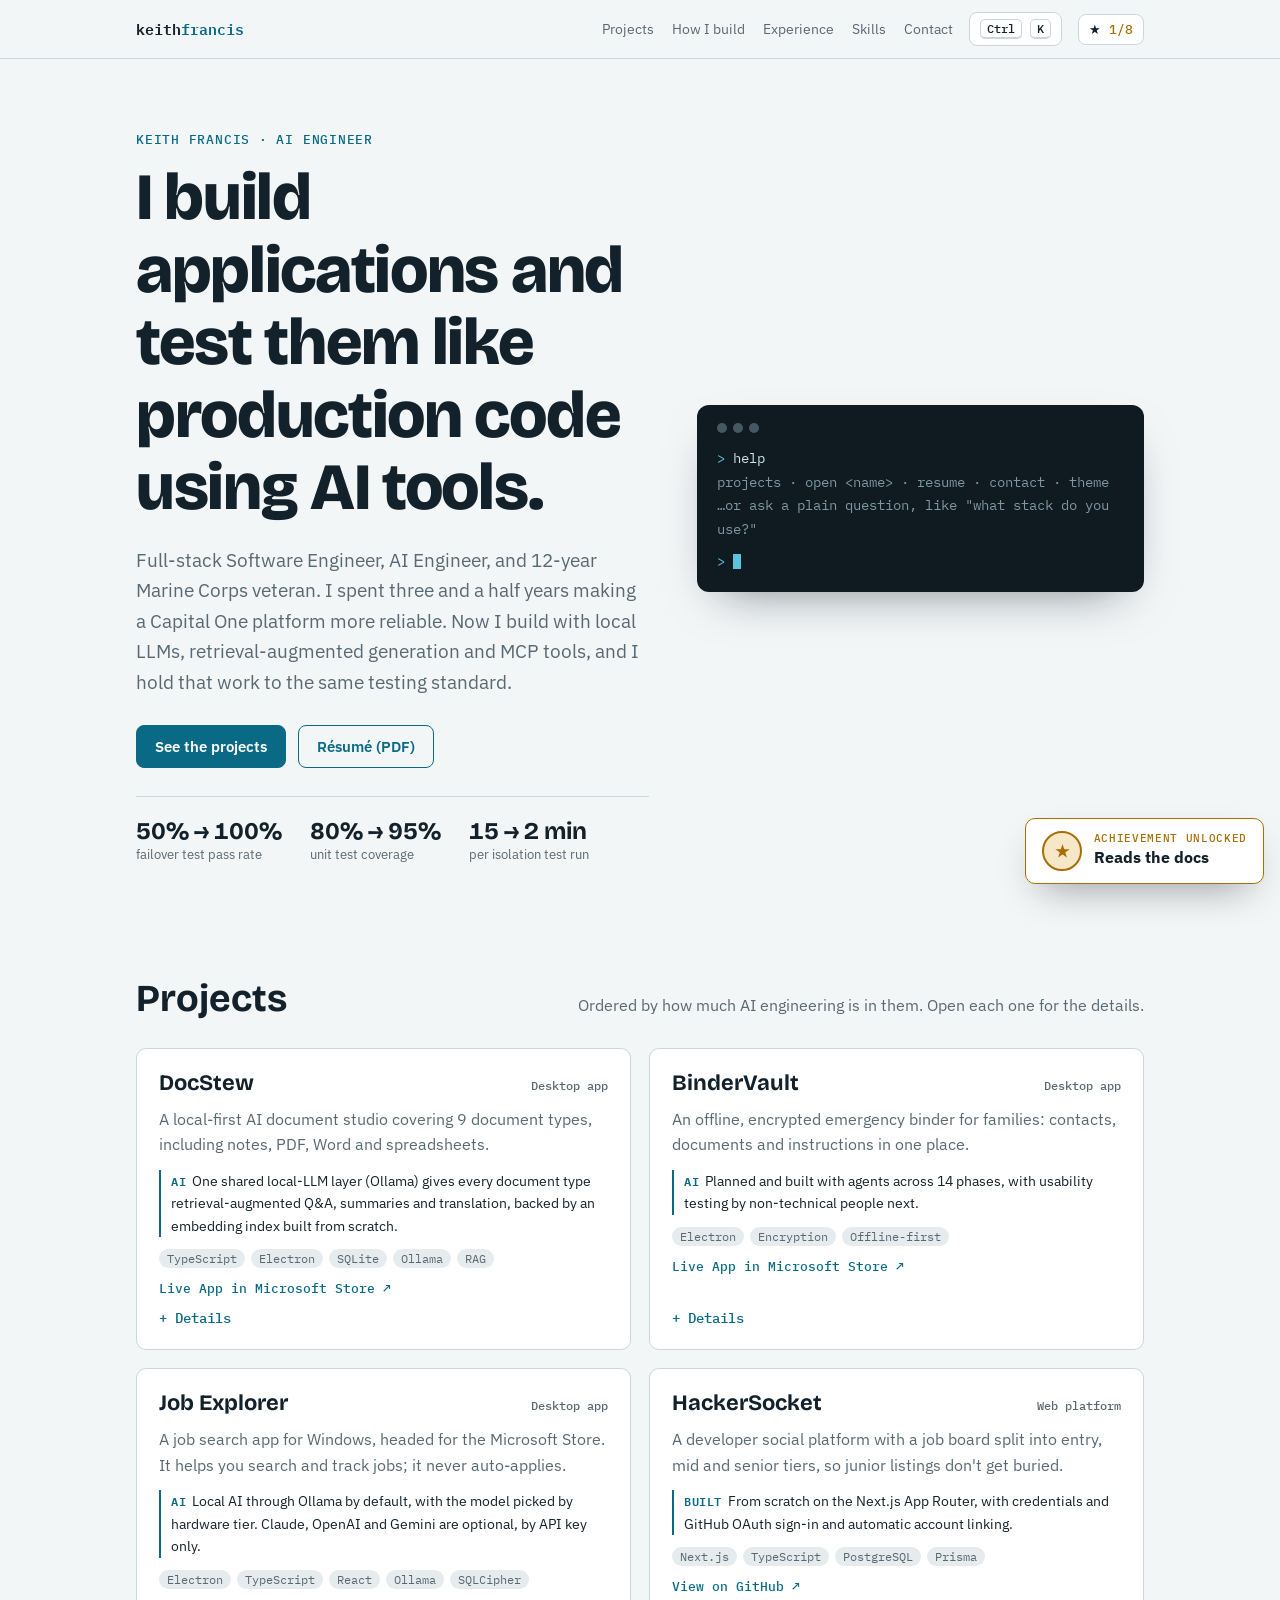
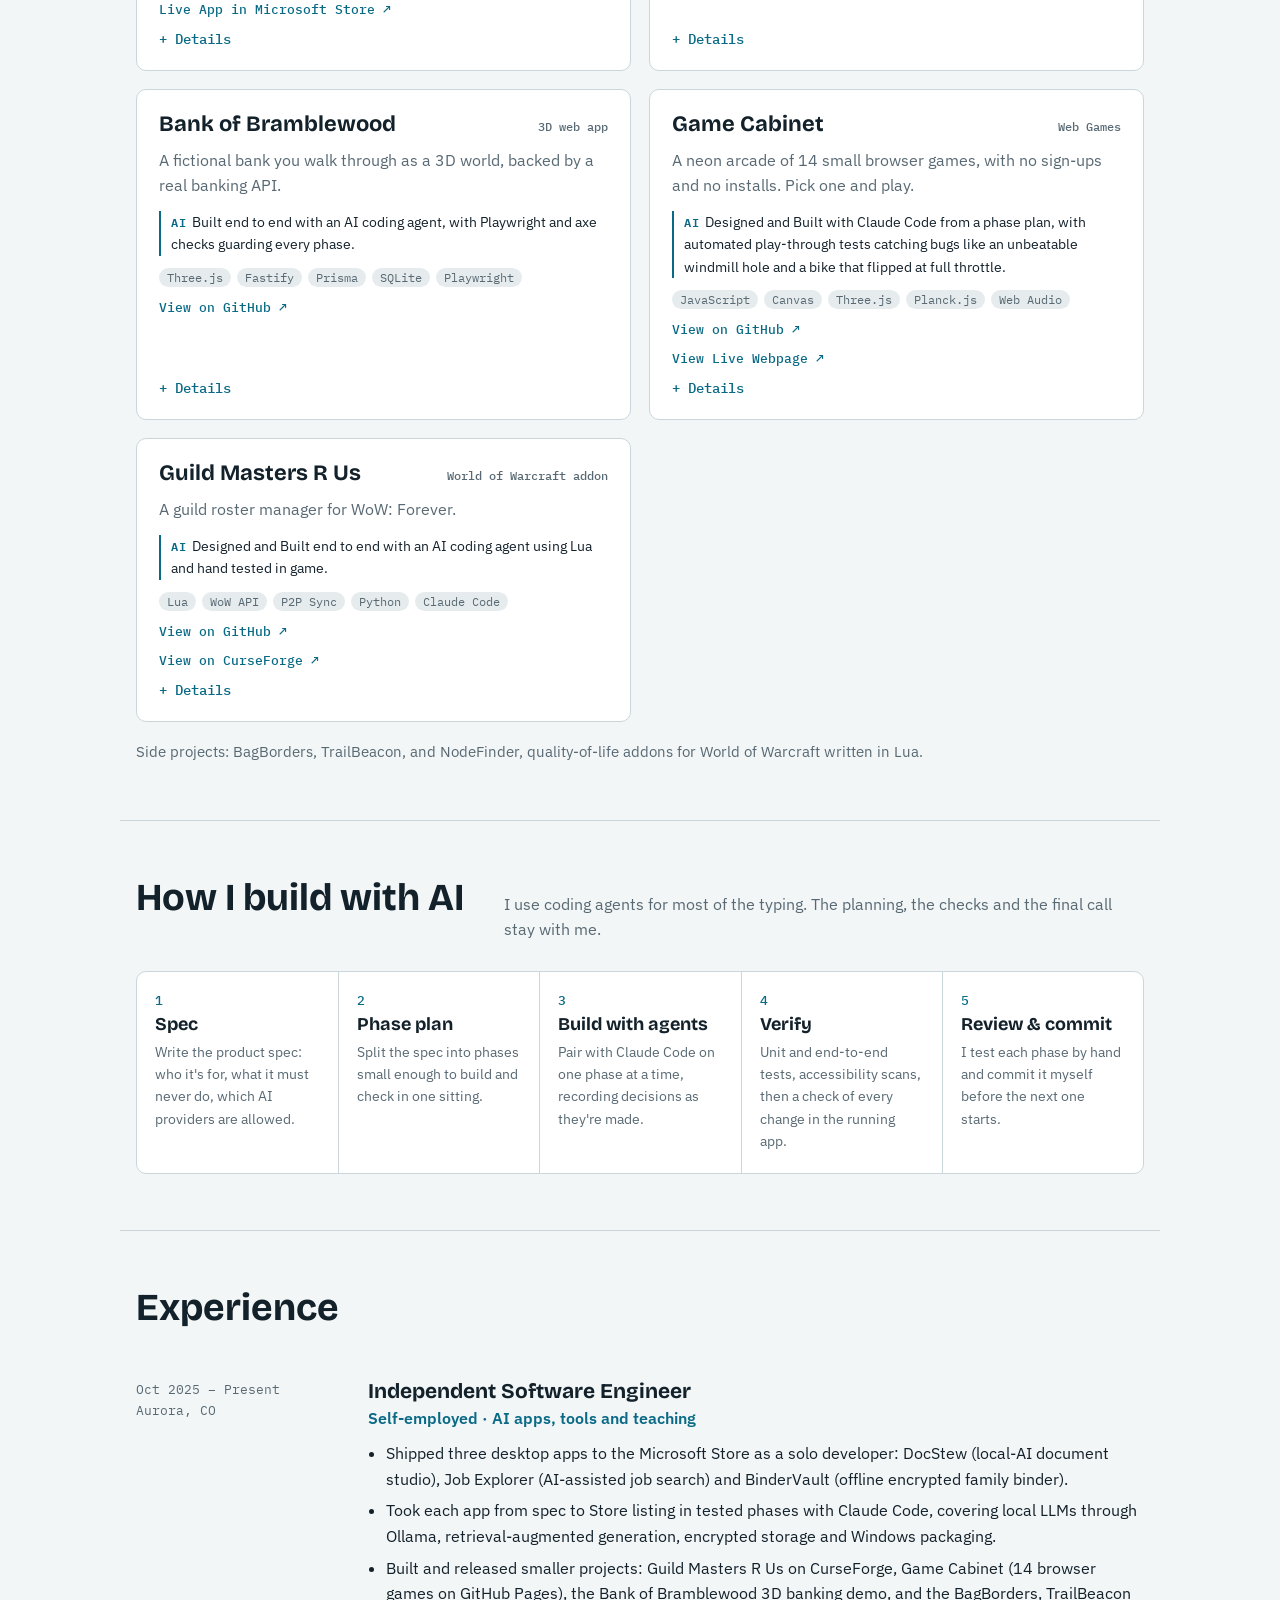
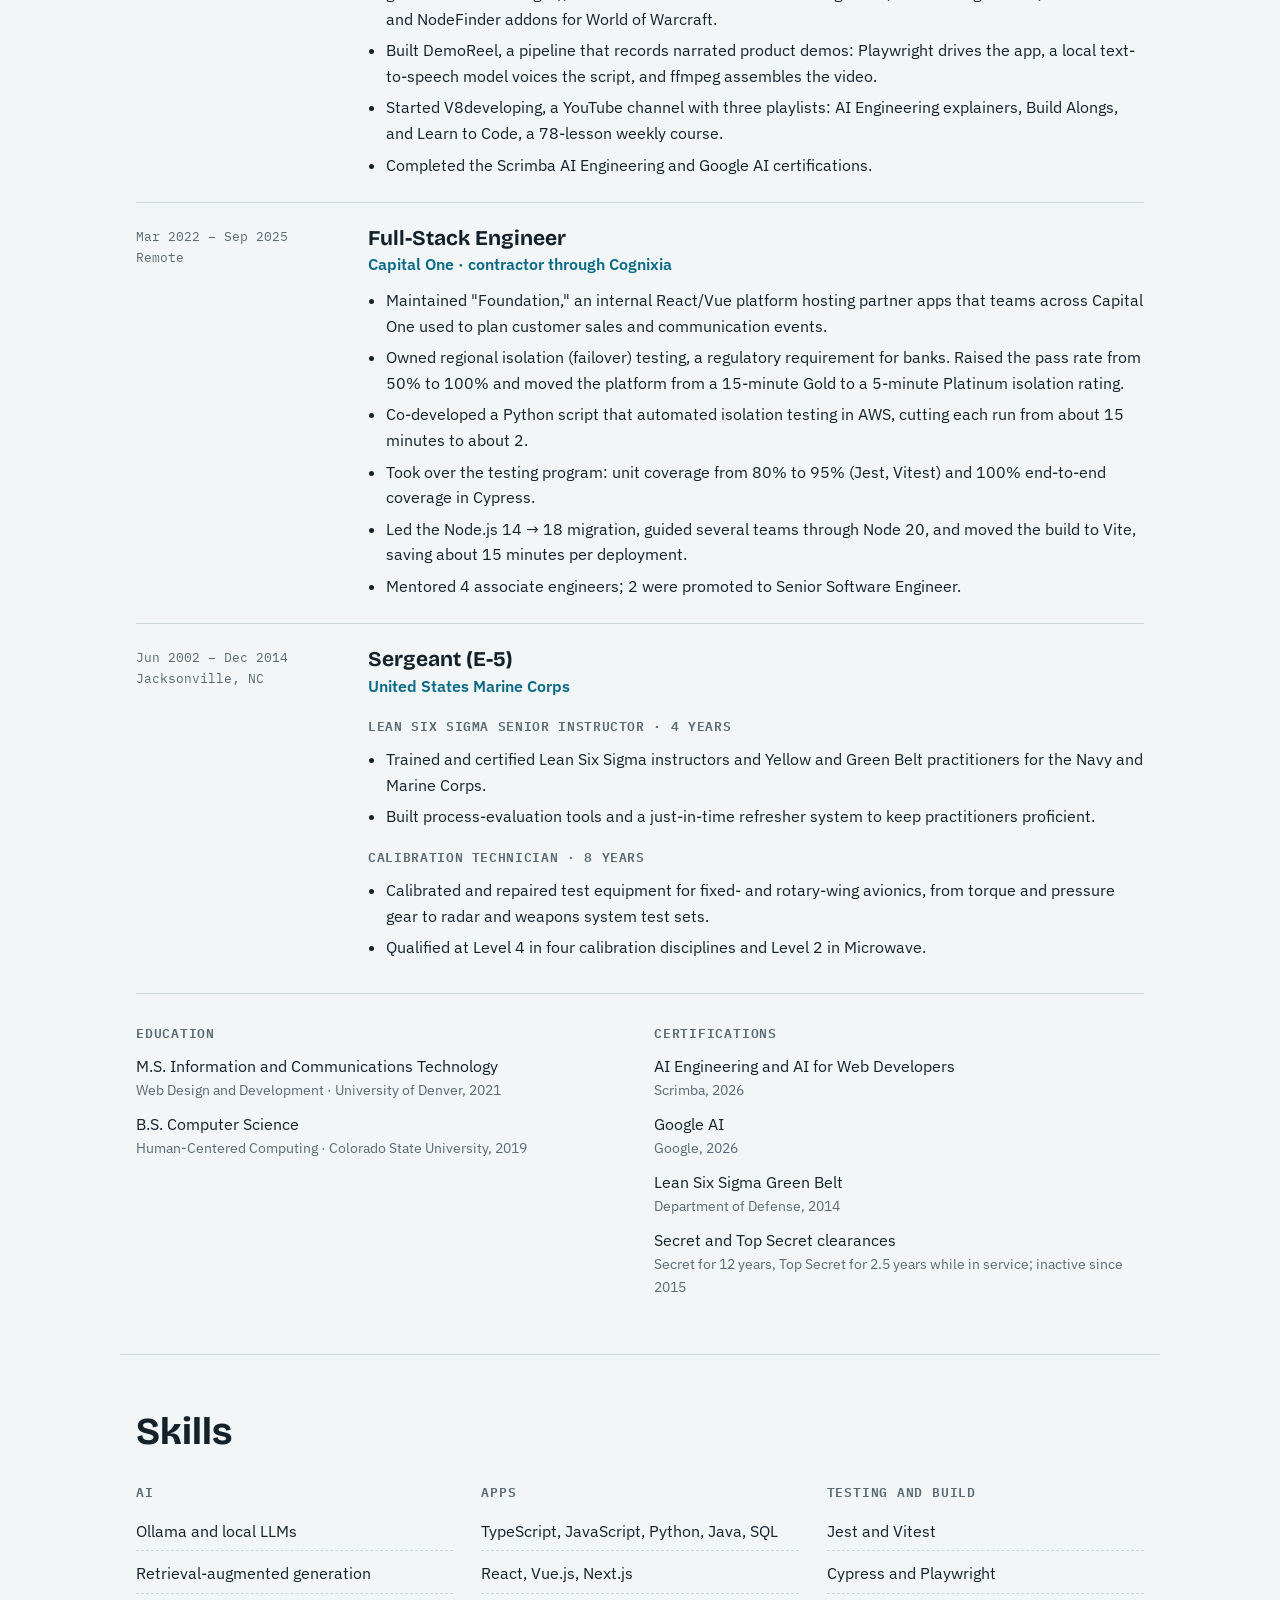
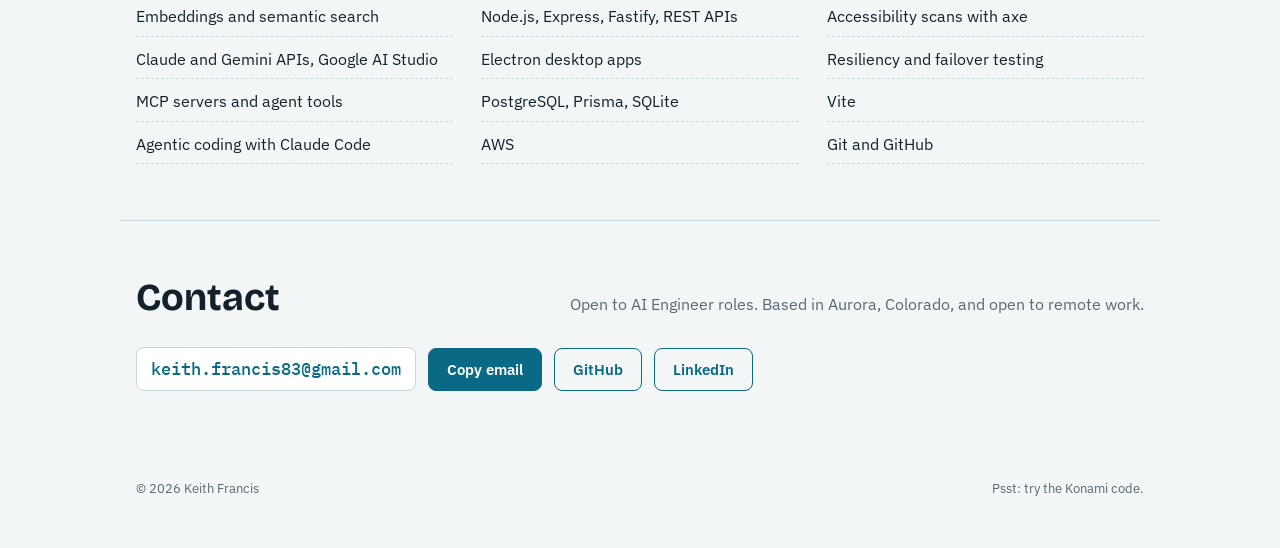
<file: index.html>
<!doctype html>
<html lang="en">
<head>
  <meta charset="utf-8">
  <meta name="viewport" content="width=device-width, initial-scale=1, viewport-fit=cover">
  <title>Keith Francis · AI Engineer</title>
  <meta name="description" content="Keith Francis is an AI Engineer and Marine Corps veteran who builds apps with local LLMs, retrieval-augmented generation and MCP tools, and tests them like production code.">
  <link rel="canonical" href="https://v8integra.github.io/PersonalSite/">
  <meta property="og:type" content="profile">
  <meta property="og:title" content="Keith Francis · AI Engineer">
  <meta property="og:description" content="AI apps built with local LLMs, RAG and MCP tools, tested like production code.">
  <meta property="og:url" content="https://v8integra.github.io/PersonalSite/">
  <meta name="twitter:card" content="summary">
  <meta name="theme-color" content="#F3F6F7" media="(prefers-color-scheme: light)">
  <meta name="theme-color" content="#0D151B" media="(prefers-color-scheme: dark)">
  <link rel="icon" href="assets/favicon.svg" type="image/svg+xml">
  <link rel="preconnect" href="https://fonts.googleapis.com">
  <link rel="preconnect" href="https://fonts.gstatic.com" crossorigin>
  <link rel="stylesheet" href="https://fonts.googleapis.com/css2?family=Bricolage+Grotesque:opsz,wght@12..96,500;12..96,700;12..96,800&family=IBM+Plex+Sans:wght@400;500;600&family=IBM+Plex+Mono:wght@400;500&display=swap">
  <link rel="stylesheet" href="assets/css/site.css">
  <script>
    // Apply a saved theme before first paint so the page doesn't flash.
    try { const t = JSON.parse(localStorage.getItem("theme")); if (t) document.documentElement.dataset.theme = t; } catch {}
  </script>
  <script type="application/ld+json">
  {
    "@context": "https://schema.org",
    "@type": "Person",
    "name": "Keith Francis",
    "jobTitle": "AI Engineer",
    "url": "https://v8integra.github.io/PersonalSite/",
    "email": "mailto:keith.francis83@gmail.com",
    "address": { "@type": "PostalAddress", "addressLocality": "Aurora", "addressRegion": "CO", "addressCountry": "US" },
    "alumniOf": [
      { "@type": "CollegeOrUniversity", "name": "University of Denver" },
      { "@type": "CollegeOrUniversity", "name": "Colorado State University" }
    ],
    "sameAs": [
      "https://github.com/v8integra",
      "https://www.linkedin.com/in/keith-francis-034991a4/"
    ]
  }
  </script>
  <script src="assets/js/site.js" defer></script>
</head>
<body>
<a class="skip" href="#main">Skip to content</a>

<header class="top">
  <div class="wrap">
    <a class="logo" href="#main">keith<span>francis</span></a>
    <nav class="links" aria-label="Sections">
      <a href="#projects">Projects</a>
      <a href="#process">How I build</a>
      <a href="#experience">Experience</a>
      <a href="#skills">Skills</a>
      <a href="#contact">Contact</a>
    </nav>
    <button class="tool-btn palette-btn" id="openPalette" type="button" aria-label="Open command palette"><kbd>Ctrl</kbd><kbd>K</kbd></button>
    <button class="tool-btn trophy-btn" id="openTrophies" type="button" aria-label="Open achievements"><span aria-hidden="true">★</span> <span class="count" id="trophyCount">0/8</span></button>
  </div>
</header>

<main id="main">
  <section class="hero">
    <div class="wrap">
      <div>
        <p class="eyebrow">Keith Francis · AI Engineer</p>
        <h1>I build applications and test them like production code using AI tools.</h1>
        <p class="lede">Full-stack Software Engineer, AI Engineer, and 12-year Marine Corps veteran. I spent three and a half years making a Capital One platform more reliable. Now I build with local LLMs, retrieval-augmented generation and MCP tools, and I hold that work to the same testing standard.</p>
        <div class="cta">
          <a class="btn primary" href="#projects">See the projects</a>
          <a class="btn ghost" href="Keith_Francis_Resume.pdf" target="_blank" rel="noopener">Résumé (PDF)</a>
        </div>
        <div class="proof">
          <div><b>50% → 100%</b><span>failover test pass rate</span></div>
          <div><b>80% → 95%</b><span>unit test coverage</span></div>
          <div><b>15 → 2 min</b><span>per isolation test run</span></div>
        </div>
      </div>
      <button class="teaser" type="button" id="teaser" aria-label="Open the command palette">
        <span class="dots" aria-hidden="true"><i></i><i></i><i></i></span>
        <span><span class="p">&gt;</span> help</span>
        <span class="dim">projects · open &lt;name&gt; · resume · contact · theme</span>
        <span class="dim">…or ask a plain question, like "what stack do you use?"</span>
        <span class="last"><span class="p">&gt;</span> <span class="caret"></span></span>
      </button>
    </div>
  </section>

  <section class="block" id="projects">
    <div class="wrap">
      <div class="sec-head">
        <h2>Projects</h2>
        <p>Ordered by how much AI engineering is in them. Open each one for the details.</p>
      </div>
      <div class="projects">

        <article class="proj" data-id="docstew">
          <div class="proj-top"><h3>DocStew</h3><span class="kind">Desktop app</span></div>
          <p class="sum">A local-first AI document studio covering 9 document types, including notes, PDF, Word and spreadsheets.</p>
          <p class="ai-line"><b>AI</b>One shared local-LLM layer (Ollama) gives every document type retrieval-augmented Q&amp;A, summaries and translation, backed by an embedding index built from scratch.</p>
          <ul class="tags"><li>TypeScript</li><li>Electron</li><li>SQLite</li><li>Ollama</li><li>RAG</li></ul>
          <a class="repo" href="https://apps.microsoft.com/detail/9n6574z93n45?hl=en-US&gl=US" target="_blank" rel="noopener">Live App in Microsoft Store ↗</a>
          <details><summary>Details</summary><ul>
            <li>Modular, plugin-based editor architecture with 284 passing automated tests.</li>
            <li>Full-text search alongside the embedding index.</li>
            <li>Built with Claude Code and checked against the running app, which caught CSP violations, native-module ABI mismatches and async race conditions before the Windows installer shipped.</li>
          </ul></details>
        </article>

        <article class="proj" data-id="bindervault">
          <div class="proj-top"><h3>BinderVault</h3><span class="kind">Desktop app</span></div>
          <p class="sum">An offline, encrypted emergency binder for families: contacts, documents and instructions in one place.</p>
          <p class="ai-line"><b>AI</b>Planned and built with agents across 14 phases, with usability testing by non-technical people next.</p>
          <ul class="tags"><li>Electron</li><li>Encryption</li><li>Offline-first</li></ul>
          <a class="repo" href="https://apps.microsoft.com/detail/9nsgc5xxmwz8?hl=en-US&gl=US" target="_blank" rel="noopener">Live App in Microsoft Store ↗</a>
          <details><summary>Details</summary><ul>
            <li>Works with no internet connection at all.</li>
            <li>Designed for people who aren't comfortable with technology.</li>
            <li>Headed for the Microsoft Store.</li>
          </ul></details>
        </article>
        
        <article class="proj" data-id="jobexplorer">
          <div class="proj-top"><h3>Job Explorer</h3><span class="kind">Desktop app</span></div>
          <p class="sum">A job search app for Windows, headed for the Microsoft Store. It helps you search and track jobs; it never auto-applies.</p>
          <p class="ai-line"><b>AI</b>Local AI through Ollama by default, with the model picked by hardware tier. Claude, OpenAI and Gemini are optional, by API key only.</p>
          <ul class="tags"><li>Electron</li><li>TypeScript</li><li>React</li><li>Ollama</li><li>SQLCipher</li></ul>
          <a class="repo" href="https://apps.microsoft.com/detail/9njqwdz1jbj3?hl=en-US&gl=US" target="_blank" rel="noopener">Live App in Microsoft Store ↗</a>
          <details><summary>Details</summary><ul>
            <li>Profile, data blocks and a résumé library stored in an encrypted local database.</li>
            <li>Keys protected with Windows DPAPI, with no master password to forget.</li>
            <li>Built and verified in phases with unit tests and end-to-end runs of the packaged app.</li>
          </ul></details>
        </article>

        <article class="proj" data-id="hackersocket">
          <div class="proj-top"><h3>HackerSocket</h3><span class="kind">Web platform</span></div>
          <p class="sum">A developer social platform with a job board split into entry, mid and senior tiers, so junior listings don't get buried.</p>
          <p class="ai-line"><b>Built</b>From scratch on the Next.js App Router, with credentials and GitHub OAuth sign-in and automatic account linking.</p>
          <ul class="tags"><li>Next.js</li><li>TypeScript</li><li>PostgreSQL</li><li>Prisma</li></ul>
          <a class="repo" href="https://github.com/v8integra/hackersocket" target="_blank" rel="noopener">View on GitHub ↗</a>
          <details><summary>Details</summary><ul>
            <li>Post feed with likes, private bookmarks, following and direct messages with per-user "delete for me."</li>
            <li>Self-service account deletion and verified-email linking to meet CCPA-style privacy requirements.</li>
          </ul></details>
        </article>

        <article class="proj" data-id="bramblewood">
          <div class="proj-top"><h3>Bank of Bramblewood</h3><span class="kind">3D web app</span></div>
          <p class="sum">A fictional bank you walk through as a 3D world, backed by a real banking API.</p>
          <p class="ai-line"><b>AI</b>Built end to end with an AI coding agent, with Playwright and axe checks guarding every phase.</p>
          <ul class="tags"><li>Three.js</li><li>Fastify</li><li>Prisma</li><li>SQLite</li><li>Playwright</li></ul>
          <a class="repo" href="https://github.com/v8integra/DDDBanker" target="_blank" rel="noopener">View on GitHub ↗</a>
          <details><summary>Details</summary><ul>
            <li>Accounts, sessions, CSRF protection and optional two-factor sign-in.</li>
            <li>Accessibility checklist with automated axe scans on every end-to-end spec.</li>
            <li>Production runs as a single Node process serving the API and the built site.</li>
          </ul></details>
        </article>

        <article class="proj" data-id="gamecabinet">
          <div class="proj-top"><h3>Game Cabinet</h3><span class="kind">Web Games</span></div>
          <p class="sum">A neon arcade of 14 small browser games, with no sign-ups and no installs. Pick one and play.</p>
          <p class="ai-line"><b>AI</b>Designed and Built with Claude Code from a phase plan, with automated play-through tests catching bugs like an unbeatable windmill hole and a bike that flipped at full throttle.</p>
          <ul class="tags"><li>JavaScript</li><li>Canvas</li><li>Three.js</li><li>Planck.js</li><li>Web Audio</li></ul>
          <a class="repo" href="https://github.com/v8integra/GameCabinet" target="_blank" rel="noopener">View on GitHub ↗</a>
          <a class="repo" href="https://v8integra.github.io/GameCabinet/index.html" target="_blank" rel="noopener">View Live Webpage ↗</a>
          <details><summary>Details</summary><ul>
            <li>14 browser games in one arcade, from a brick breaker and a tower defense to a 3D maze and a physics-based dirt bike racer.</li>
            <li>Every game shares one engine shell: a fixed-timestep game loop, unified keyboard/mouse/touch input, and synthesized sound with no audio files.</li>
            <li>Built in four phases with Claude Code; each game was smoke-tested by scripted bots in the browser, then play-tested by hand.</li>
          </ul></details>
        </article>

        <article class="proj" data-id="guildmastersrus">
          <div class="proj-top"><h3>Guild Masters R Us</h3><span class="kind">World of Warcraft addon</span></div>
          <p class="sum">A guild roster manager for WoW: Forever.</p>
          <p class="ai-line"><b>AI</b>Designed and Built end to end with an AI coding agent using Lua and hand tested in game.</p>
          <ul class="tags"><li>Lua</li><li>WoW API</li><li>P2P Sync</li><li>Python</li><li>Claude Code</li></ul>
          <a class="repo" href="https://github.com/v8integra/GuildMastersRUs" target="_blank" rel="noopener">View on GitHub ↗</a>
          <a class="repo" href="https://www.curseforge.com/wow/addons/guild-masters-r-us" target="_blank" rel="noopener">View on CurseForge ↗</a>
          <details><summary>Details</summary><ul>
            <li>Each copy shares join dates, alt links and the ban list with guildmates' copies over hidden addon messages; there's no server, the newest edit wins, and guild rank decides who can send changes.</li>
            <li>Logs every roster change (joins, kicks, promotions, renames) and fills gaps from the game's guild event log, so changes made while you were offline still show up.</li>
            <li>Built with Claude Code against a Python test suite that runs the Lua offline, then beta-tested in game by the guild's leader.</li>
          </ul></details>
        </article>
        

      </div>
      <p class="side">Side projects: BagBorders, TrailBeacon, and NodeFinder, quality-of-life addons for World of Warcraft written in Lua.</p>
    </div>
  </section>

  <section class="block" id="process">
    <div class="wrap">
      <div class="sec-head">
        <h2>How I build with AI</h2>
        <p>I use coding agents for most of the typing. The planning, the checks and the final call stay with me.</p>
      </div>
      <ol class="steps">
        <li><span class="n">1</span><h3>Spec</h3><p>Write the product spec: who it's for, what it must never do, which AI providers are allowed.</p></li>
        <li><span class="n">2</span><h3>Phase plan</h3><p>Split the spec into phases small enough to build and check in one sitting.</p></li>
        <li><span class="n">3</span><h3>Build with agents</h3><p>Pair with Claude Code on one phase at a time, recording decisions as they're made.</p></li>
        <li><span class="n">4</span><h3>Verify</h3><p>Unit and end-to-end tests, accessibility scans, then a check of every change in the running app.</p></li>
        <li><span class="n">5</span><h3>Review &amp; commit</h3><p>I test each phase by hand and commit it myself before the next one starts.</p></li>
      </ol>
    </div>
  </section>

  <section class="block" id="experience">
    <div class="wrap">
      <div class="sec-head"><h2>Experience</h2></div>
      <div class="timeline">
        <article class="job">
          <p class="when">Oct 2025 – Present<br>Aurora, CO</p>
          <div>
            <h3>Independent Software Engineer</h3>
            <p class="org">Self-employed · AI apps, tools and teaching</p>
            <ul>
              <li>Shipped three desktop apps to the Microsoft Store as a solo developer: DocStew (local-AI document studio), Job Explorer (AI-assisted job search) and BinderVault (offline encrypted family binder).</li>
              <li>Took each app from spec to Store listing in tested phases with Claude Code, covering local LLMs through Ollama, retrieval-augmented generation, encrypted storage and Windows packaging.</li>
              <li>Built and released smaller projects: Guild Masters R Us on CurseForge, Game Cabinet (14 browser games on GitHub Pages), the Bank of Bramblewood 3D banking demo, and the BagBorders, TrailBeacon and NodeFinder addons for World of Warcraft.</li>
              <li>Built DemoReel, a pipeline that records narrated product demos: Playwright drives the app, a local text-to-speech model voices the script, and ffmpeg assembles the video.</li>
              <li>Started V8developing, a YouTube channel with three playlists: AI Engineering explainers, Build Alongs, and Learn to Code, a 78-lesson weekly course.</li>
              <li>Completed the Scrimba AI Engineering and Google AI certifications.</li>
            </ul>
          </div>
        </article>
        <article class="job">
          <p class="when">Mar 2022 – Sep 2025<br>Remote</p>
          <div>
            <h3>Full-Stack Engineer</h3>
            <p class="org">Capital One · contractor through Cognixia</p>
            <ul>
              <li>Maintained "Foundation," an internal React/Vue platform hosting partner apps that teams across Capital One used to plan customer sales and communication events.</li>
              <li>Owned regional isolation (failover) testing, a regulatory requirement for banks. Raised the pass rate from 50% to 100% and moved the platform from a 15-minute Gold to a 5-minute Platinum isolation rating.</li>
              <li>Co-developed a Python script that automated isolation testing in AWS, cutting each run from about 15 minutes to about 2.</li>
              <li>Took over the testing program: unit coverage from 80% to 95% (Jest, Vitest) and 100% end-to-end coverage in Cypress.</li>
              <li>Led the Node.js 14 → 18 migration, guided several teams through Node 20, and moved the build to Vite, saving about 15 minutes per deployment.</li>
              <li>Mentored 4 associate engineers; 2 were promoted to Senior Software Engineer.</li>
            </ul>
          </div>
        </article>
        <article class="job">
          <p class="when">Jun 2002 – Dec 2014<br>Jacksonville, NC</p>
          <div>
            <h3>Sergeant (E-5)</h3>
            <p class="org">United States Marine Corps</p>
            <h4>Lean Six Sigma Senior Instructor · 4 years</h4>
            <ul>
              <li>Trained and certified Lean Six Sigma instructors and Yellow and Green Belt practitioners for the Navy and Marine Corps.</li>
              <li>Built process-evaluation tools and a just-in-time refresher system to keep practitioners proficient.</li>
            </ul>
            <h4>Calibration Technician · 8 years</h4>
            <ul>
              <li>Calibrated and repaired test equipment for fixed- and rotary-wing avionics, from torque and pressure gear to radar and weapons system test sets.</li>
              <li>Qualified at Level 4 in four calibration disciplines and Level 2 in Microwave.</li>
            </ul>
          </div>
        </article>
      </div>
      <div class="creds">
        <div><h3>Education</h3><ul>
          <li>M.S. Information and Communications Technology<small>Web Design and Development · University of Denver, 2021</small></li>
          <li>B.S. Computer Science<small>Human-Centered Computing · Colorado State University, 2019</small></li>
        </ul></div>
        <div><h3>Certifications</h3><ul>
          <li>AI Engineering and AI for Web Developers<small>Scrimba, 2026</small></li>
          <li>Google AI<small>Google, 2026</small></li>
          <li>Lean Six Sigma Green Belt<small>Department of Defense, 2014</small></li>
          <li>Secret and Top Secret clearances<small>Secret for 12 years, Top Secret for 2.5 years while in service; inactive since 2015</small></li>
        </ul></div>
      </div>
    </div>
  </section>

  <section class="block" id="skills">
    <div class="wrap">
      <div class="sec-head"><h2>Skills</h2></div>
      <div class="skills">
        <div><h3>AI</h3><ul><li>Ollama and local LLMs</li><li>Retrieval-augmented generation</li><li>Embeddings and semantic search</li><li>Claude and Gemini APIs, Google AI Studio</li><li>MCP servers and agent tools</li><li>Agentic coding with Claude Code</li></ul></div>
        <div><h3>Apps</h3><ul><li>TypeScript, JavaScript, Python, Java, SQL</li><li>React, Vue.js, Next.js</li><li>Node.js, Express, Fastify, REST APIs</li><li>Electron desktop apps</li><li>PostgreSQL, Prisma, SQLite</li><li>AWS</li></ul></div>
        <div><h3>Testing and build</h3><ul><li>Jest and Vitest</li><li>Cypress and Playwright</li><li>Accessibility scans with axe</li><li>Resiliency and failover testing</li><li>Vite</li><li>Git and GitHub</li></ul></div>
      </div>
    </div>
  </section>

  <section class="block" id="contact">
    <div class="wrap">
      <div class="sec-head">
        <h2>Contact</h2>
        <p>Open to AI Engineer roles. Based in Aurora, Colorado, and open to remote work.</p>
      </div>
      <div class="contact-row">
        <a class="email" id="email" href="mailto:keith.francis83@gmail.com">keith.francis83@gmail.com</a>
        <button class="btn primary" type="button" id="copyEmail">Copy email</button>
        <a class="btn ghost" href="https://github.com/v8integra" target="_blank" rel="noopener">GitHub</a>
        <a class="btn ghost" href="https://www.linkedin.com/in/keith-francis-034991a4/" target="_blank" rel="noopener">LinkedIn</a>
      </div>
    </div>
  </section>
</main>

<footer><div class="wrap"><span>© 2026 Keith Francis</span><span>Psst: try the Konami code.</span></div></footer>

<div class="overlay" id="paletteOverlay" hidden>
  <div class="palette" role="dialog" aria-modal="true" aria-label="Command palette">
    <div class="bar"><span class="p" aria-hidden="true">&gt;</span><input id="pInput" type="text" autocomplete="off" spellcheck="false" placeholder="Type a command or ask a question" aria-label="Command or question"><span class="esc">esc</span></div>
    <div class="out" id="pOut" aria-live="polite"></div>
    <ul class="cmds" id="pList" role="listbox" aria-label="Commands"></ul>
    <div class="foot">↑↓ choose · Enter run · Answers are pre-written, not generated</div>
  </div>
</div>

<div class="overlay" id="trophyOverlay" hidden>
  <div class="trophies" role="dialog" aria-modal="true" aria-labelledby="tTitle">
    <div class="head"><h2 id="tTitle">Achievements</h2><button class="close-x" type="button" id="closeTrophies">close</button></div>
    <p class="t-summary" id="tSummary"></p>
    <div class="meter"><i id="tMeter"></i></div>
    <ul class="tlist" id="tList"></ul>
  </div>
</div>

<div class="toast hide" id="toast" role="status" aria-live="polite"><span class="badge" aria-hidden="true">★</span><div><small>Achievement unlocked</small><b id="toastName"></b></div></div>
</body>
</html>
</file>
<file: assets/css/site.css>
/* Layout: one reading column with a sticky header; the command palette and trophy case float above it. */
:root {
  --bg: #F3F6F7;
  --surface: #FFFFFF;
  --sunken: #E6ECEE;
  --fg: #13212B;
  --muted: #586973;
  --line: #CBD6DB;
  --accent: #0A6A86;
  --accent-ink: #FFFFFF;
  --trophy: #A86E06;
  --trophy-soft: #F6E7C8;
  --term-bg: #0F1A21;
  --term-fg: #CFE3EA;
  --term-dim: #7E98A3;
  --term-accent: #5CC3DF;
  --display: "Bricolage Grotesque", "Segoe UI", system-ui, sans-serif;
  --body: "IBM Plex Sans", "Segoe UI", system-ui, sans-serif;
  --mono: "IBM Plex Mono", ui-monospace, Consolas, monospace;
  --radius: 10px;
  color-scheme: light;
}
@media (prefers-color-scheme: dark) {
  :root:not([data-theme="light"]) {
    --bg: #0D151B; --surface: #142029; --sunken: #0A1116; --fg: #DCE7EC; --muted: #93A7B1;
    --line: #253742; --accent: #5CC3DF; --accent-ink: #062029; --trophy: #E6AE45; --trophy-soft: #3A2D12;
    --term-bg: #071015; --term-fg: #CFE3EA; --term-dim: #6F8894; --term-accent: #5CC3DF;
    color-scheme: dark;
  }
}
:root[data-theme="dark"] {
  --bg: #0D151B; --surface: #142029; --sunken: #0A1116; --fg: #DCE7EC; --muted: #93A7B1;
  --line: #253742; --accent: #5CC3DF; --accent-ink: #062029; --trophy: #E6AE45; --trophy-soft: #3A2D12;
  --term-bg: #071015; --term-fg: #CFE3EA; --term-dim: #6F8894; --term-accent: #5CC3DF;
  color-scheme: dark;
}

* { box-sizing: border-box; }
html { scroll-padding-top: 64px; }
body { margin: 0; background: var(--bg); color: var(--fg); font: 16px/1.6 var(--body); }
img { max-width: 100%; }
[hidden] { display: none !important; }
a { color: var(--accent); }
:focus-visible { outline: 2px solid var(--accent); outline-offset: 2px; }
h1, h2, h3 { font-family: var(--display); text-wrap: balance; margin: 0; line-height: 1.1; }
p { margin: 0; }
.wrap { max-width: 1040px; margin: 0 auto; padding-left: max(16px, env(safe-area-inset-left, 0px)); padding-right: max(16px, env(safe-area-inset-right, 0px)); }
kbd { font: 500 12px var(--mono); padding: 1px 6px; border: 1px solid var(--line); border-bottom-width: 2px; border-radius: 5px; background: var(--surface); color: var(--fg); }
.skip { position: absolute; left: 16px; top: -48px; z-index: 70; background: var(--accent); color: var(--accent-ink); padding: 8px 12px; border-radius: 6px; }
.skip:focus { top: 12px; }

header.top { position: sticky; top: 0; z-index: 5; background: color-mix(in srgb, var(--bg) 88%, transparent); backdrop-filter: blur(8px); border-bottom: 1px solid var(--line); }
header.top .wrap { display: flex; align-items: center; gap: 16px; padding-block: 12px; }
.logo { font: 600 15px var(--mono); color: var(--fg); text-decoration: none; }
.logo span { color: var(--accent); }
nav.links { display: flex; gap: 18px; margin-left: auto; }
nav.links a { color: var(--muted); text-decoration: none; font-size: 14px; }
nav.links a:hover { color: var(--fg); }
.tool-btn { display: inline-flex; align-items: center; gap: 8px; font: 500 13px var(--mono); color: var(--fg); background: var(--surface); border: 1px solid var(--line); border-radius: 8px; padding: 6px 10px; cursor: pointer; }
.tool-btn:hover { border-color: var(--accent); }
.trophy-btn .count { color: var(--trophy); font-variant-numeric: tabular-nums; }
@media (max-width: 720px) { nav.links { display: none; } .tool-btn.palette-btn { margin-left: auto; } }

.hero .wrap { display: grid; grid-template-columns: 1.15fr 1fr; gap: 48px; align-items: center; padding-block: 72px 56px; }
.hero .wrap > * { min-width: 0; }
.eyebrow { font: 500 13px var(--mono); letter-spacing: .06em; text-transform: uppercase; color: var(--accent); margin-bottom: 14px; }
.hero h1 { font-size: clamp(40px, 6vw, 66px); font-weight: 800; letter-spacing: -0.02em; }
.hero .lede { font-size: 19px; color: var(--muted); margin-top: 20px; max-width: 34em; }
.cta { display: flex; flex-wrap: wrap; gap: 12px; margin-top: 28px; }
.btn { font: 600 15px var(--body); padding: 11px 18px; border-radius: 8px; border: 1px solid var(--accent); cursor: pointer; text-decoration: none; }
.btn.primary { background: var(--accent); color: var(--accent-ink); }
.btn.ghost { background: transparent; color: var(--accent); }
.proof { display: flex; flex-wrap: wrap; gap: 10px 28px; margin-top: 28px; padding-top: 20px; border-top: 1px solid var(--line); }
.proof div { display: grid; }
.proof b { font: 700 24px var(--display); font-variant-numeric: tabular-nums; }
.proof span { font-size: 13px; color: var(--muted); }

.teaser { background: var(--term-bg); color: var(--term-fg); border-radius: 12px; font: 14px/1.7 var(--mono); padding: 18px 20px; box-shadow: 0 20px 50px -24px rgba(5, 20, 28, .55); cursor: pointer; border: 0; text-align: left; width: 100%; }
.teaser .dots { display: flex; gap: 6px; margin-bottom: 14px; }
.teaser .dots i { width: 10px; height: 10px; border-radius: 50%; background: var(--term-dim); opacity: .5; }
.teaser .p { color: var(--term-accent); }
.teaser .dim { color: var(--term-dim); }
.teaser > span { display: block; }
.teaser .last { margin-top: 8px; }
.caret { display: inline-block; width: 8px; height: 1.1em; vertical-align: -3px; background: var(--term-accent); animation: blink 1.1s steps(1) infinite; }
@keyframes blink { 50% { opacity: 0; } }
@media (max-width: 820px) { .hero .wrap { grid-template-columns: 1fr; gap: 32px; padding-block: 48px 40px; } }

section.block .wrap { padding-block: 56px; }
section.block + section.block .wrap { border-top: 1px solid var(--line); }
.sec-head { display: flex; flex-wrap: wrap; align-items: baseline; justify-content: space-between; gap: 8px 24px; margin-bottom: 28px; }
.sec-head h2 { font-size: clamp(28px, 3.6vw, 38px); font-weight: 700; }
.sec-head p { color: var(--muted); max-width: 40em; }

.projects { display: grid; grid-template-columns: repeat(2, minmax(0, 1fr)); gap: 18px; }
@media (max-width: 760px) { .projects { grid-template-columns: 1fr; } }
.proj { background: var(--surface); border: 1px solid var(--line); border-radius: var(--radius); padding: 22px; display: flex; flex-direction: column; gap: 12px; }
.proj.open { border-color: var(--accent); }
.proj-top { display: flex; align-items: baseline; justify-content: space-between; gap: 12px; }
.proj h3 { font-size: 22px; font-weight: 700; }
.kind { font: 500 12px var(--mono); color: var(--muted); white-space: nowrap; }
.proj .sum { color: var(--muted); }
.ai-line { font-size: 14px; border-left: 2px solid var(--accent); padding-left: 10px; }
.ai-line b { font: 600 12px var(--mono); letter-spacing: .05em; text-transform: uppercase; color: var(--accent); margin-right: 6px; }
.tags { display: flex; flex-wrap: wrap; gap: 6px; margin: 0; padding: 0; list-style: none; }
.tags li { font: 12px var(--mono); padding: 2px 8px; border-radius: 99px; background: var(--sunken); color: var(--muted); }
.repo { font: 500 13px var(--mono); text-decoration: none; }
.proj details { margin-top: auto; }
.proj summary { cursor: pointer; font: 500 14px var(--mono); color: var(--accent); list-style: none; }
.proj summary::-webkit-details-marker { display: none; }
.proj summary::before { content: "+ "; }
.proj details[open] summary::before { content: "− "; }
.proj details ul { margin: 12px 0 0; padding-left: 18px; color: var(--fg); font-size: 15px; display: grid; gap: 6px; }
.side { margin-top: 18px; color: var(--muted); font-size: 15px; }

.steps { list-style: none; margin: 0; padding: 0; display: grid; grid-template-columns: repeat(5, minmax(0, 1fr)); border: 1px solid var(--line); border-radius: var(--radius); background: var(--surface); overflow: hidden; }
.steps li { padding: 20px 18px; display: grid; gap: 6px; align-content: start; }
.steps li + li { border-left: 1px solid var(--line); }
.steps .n { font: 500 13px var(--mono); color: var(--accent); }
.steps h3 { font-size: 18px; font-weight: 700; }
.steps p { font-size: 14px; color: var(--muted); }
@media (max-width: 900px) { .steps { grid-template-columns: 1fr; } .steps li + li { border-left: 0; border-top: 1px solid var(--line); } }

.timeline { display: grid; }
.job { display: grid; grid-template-columns: 200px minmax(0, 1fr); gap: 8px 32px; padding-block: 24px; }
.job + .job { border-top: 1px solid var(--line); }
.job .when { font: 13px/1.6 var(--mono); color: var(--muted); }
.job h3 { font-size: 21px; font-weight: 700; }
.job .org { color: var(--accent); font-weight: 600; margin-top: 2px; }
.job h4 { font: 600 13px var(--mono); letter-spacing: .05em; text-transform: uppercase; color: var(--muted); margin: 16px 0 0; }
.job ul { margin: 10px 0 0; padding-left: 18px; display: grid; gap: 6px; }
@media (max-width: 700px) { .job { grid-template-columns: 1fr; } }
.creds { display: grid; grid-template-columns: repeat(2, minmax(0, 1fr)); gap: 28px; margin-top: 8px; padding-top: 28px; border-top: 1px solid var(--line); }
.creds h3, .skills h3 { font: 600 13px var(--mono); letter-spacing: .06em; text-transform: uppercase; color: var(--muted); margin-bottom: 10px; }
.creds ul { list-style: none; margin: 0; padding: 0; display: grid; gap: 10px; }
.creds small { display: block; color: var(--muted); font-size: 14px; }
@media (max-width: 700px) { .creds { grid-template-columns: 1fr; } }

.skills { display: grid; grid-template-columns: repeat(3, minmax(0, 1fr)); gap: 28px; }
@media (max-width: 760px) { .skills { grid-template-columns: 1fr; } }
.skills ul { list-style: none; margin: 0; padding: 0; display: grid; gap: 4px; }
.skills li { padding: 6px 0; border-bottom: 1px dashed var(--line); }

.contact-row { display: flex; flex-wrap: wrap; gap: 12px; align-items: center; }
.email { font: 500 17px var(--mono); padding: 10px 14px; background: var(--surface); border: 1px solid var(--line); border-radius: 8px; text-decoration: none; overflow-wrap: anywhere; }
footer .wrap { padding-block: 32px 48px; color: var(--muted); font-size: 13px; display: flex; flex-wrap: wrap; justify-content: space-between; gap: 12px; }

/* Command palette */
.overlay { position: fixed; inset: 0; z-index: 50; background: rgba(4, 12, 18, .55); display: flex; align-items: flex-start; justify-content: center; padding: 8vh max(16px, env(safe-area-inset-right, 0px)) 16px max(16px, env(safe-area-inset-left, 0px)); }
.palette { width: 100%; max-width: 640px; background: var(--term-bg); color: var(--term-fg); border-radius: 12px; font: 14px/1.6 var(--mono); box-shadow: 0 30px 80px -20px rgba(0,0,0,.6); overflow: hidden; display: flex; flex-direction: column; max-height: 80vh; }
.palette .bar { display: flex; align-items: center; gap: 10px; padding: 14px 16px; border-bottom: 1px solid rgba(255,255,255,.08); }
.palette .bar .p { color: var(--term-accent); }
.palette input { flex: 1; min-width: 0; background: transparent; border: 0; color: var(--term-fg); font: inherit; font-size: 16px; outline: none; }
.palette input::placeholder { color: var(--term-dim); }
.palette .esc { color: var(--term-dim); font-size: 12px; }
.out { padding: 12px 16px 0; overflow-y: auto; min-height: 0; }
.out:empty { display: none; }
.out .line { white-space: pre-wrap; overflow-wrap: anywhere; }
.out .cmd { color: var(--term-dim); }
.out .ok { color: var(--term-accent); }
.cmds { list-style: none; margin: 0; padding: 8px; overflow-y: auto; min-height: 0; }
.cmds li { display: flex; justify-content: space-between; gap: 16px; padding: 8px 10px; border-radius: 6px; cursor: pointer; }
.cmds li span:last-child { color: var(--term-dim); text-align: right; }
.cmds li.sel { background: rgba(92, 195, 223, .14); }
.cmds li.sel span:first-child { color: var(--term-accent); }
.palette .foot { padding: 8px 16px; border-top: 1px solid rgba(255,255,255,.08); color: var(--term-dim); font-size: 12px; }

/* Trophy case */
.trophies { width: 100%; max-width: 560px; background: var(--surface); color: var(--fg); border-radius: 12px; padding: 22px; box-shadow: 0 30px 80px -20px rgba(0,0,0,.5); max-height: 84vh; overflow-y: auto; }
.trophies .head { display: flex; justify-content: space-between; align-items: baseline; gap: 12px; margin-bottom: 6px; }
.trophies h2 { font-size: 24px; }
.t-summary { font: 13px var(--mono); color: var(--muted); }
.meter { height: 6px; background: var(--sunken); border-radius: 99px; overflow: hidden; margin: 12px 0 16px; }
.meter i { display: block; height: 100%; background: var(--trophy); width: 0; transition: width .4s; }
.tlist { list-style: none; margin: 0; padding: 0; display: grid; gap: 8px; }
.tlist li { display: grid; grid-template-columns: 36px 1fr; gap: 12px; align-items: center; padding: 10px 12px; border-radius: 8px; background: var(--sunken); }
.tlist .badge { width: 36px; height: 36px; border-radius: 50%; display: grid; place-items: center; font: 700 15px var(--mono); border: 2px dashed var(--line); color: var(--muted); }
.tlist li.got .badge { border: 2px solid var(--trophy); color: var(--trophy); background: var(--trophy-soft); }
.tlist b { display: block; font-size: 15px; }
.tlist small { color: var(--muted); font-size: 13px; }
.close-x { font: 500 13px var(--mono); background: none; border: 1px solid var(--line); border-radius: 6px; color: var(--muted); padding: 4px 8px; cursor: pointer; }

.toast { position: fixed; z-index: 60; right: max(16px, env(safe-area-inset-right, 0px)); bottom: calc(16px + env(safe-area-inset-bottom, 0px)); display: grid; grid-template-columns: 40px 1fr; gap: 12px; align-items: center; background: var(--surface); color: var(--fg); border: 1px solid var(--trophy); border-radius: 10px; padding: 12px 16px; box-shadow: 0 16px 40px -16px rgba(0,0,0,.45); max-width: min(360px, calc(100vw - 32px)); transition: transform .3s, opacity .3s; }
.toast.hide { opacity: 0; transform: translateY(12px); pointer-events: none; }
.toast .badge { width: 40px; height: 40px; border-radius: 50%; display: grid; place-items: center; background: var(--trophy-soft); color: var(--trophy); border: 2px solid var(--trophy); font: 700 16px var(--mono); }
.toast small { display: block; font: 500 11px var(--mono); letter-spacing: .06em; text-transform: uppercase; color: var(--trophy); }

@media (prefers-reduced-motion: reduce) { .caret { animation: none; } .toast, .meter i { transition: none; } html { scroll-behavior: auto; } }
</file>
